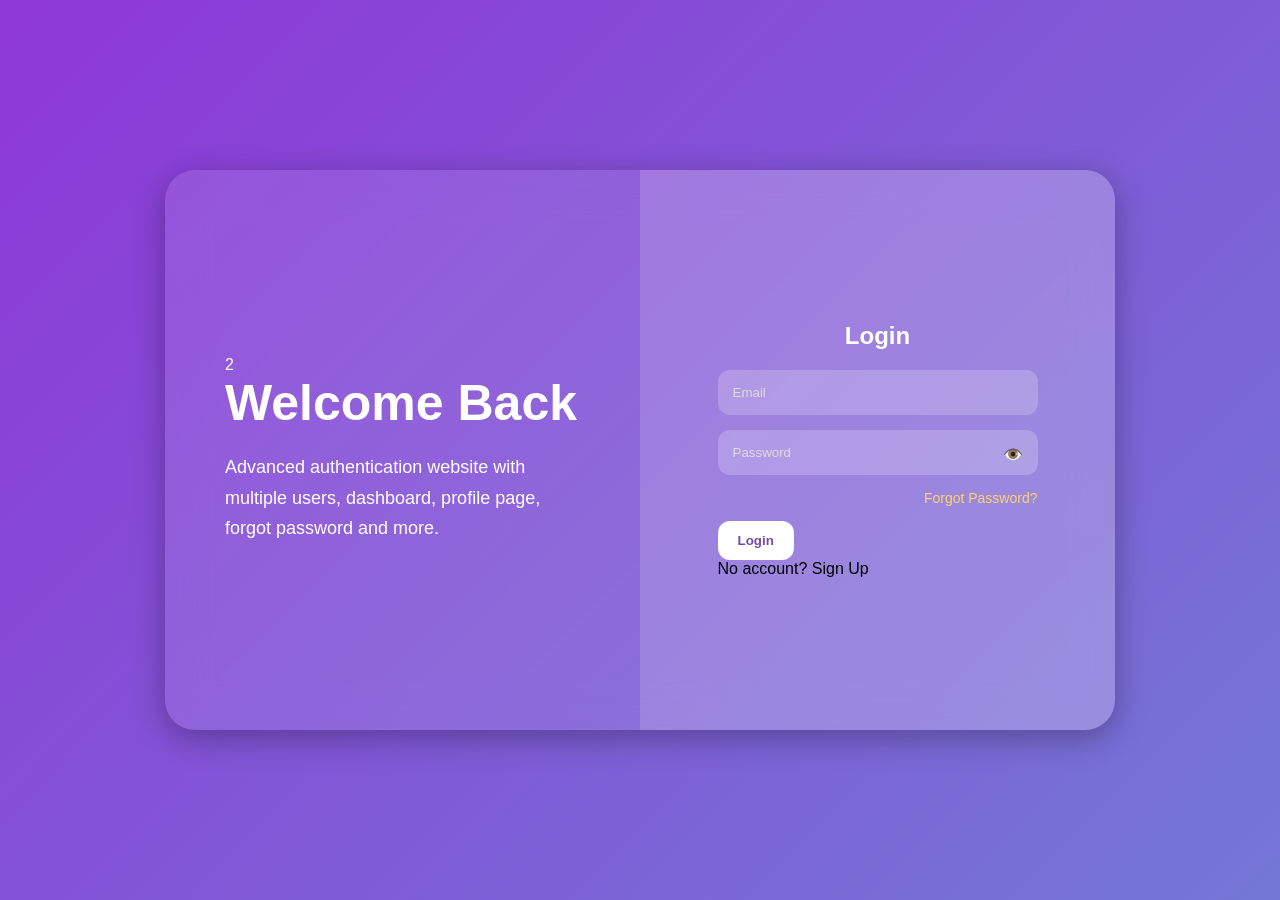
<file: repo 1/index.html>
<!DOCTYPE html>
<html lang="en">

<head>
    <meta charset="UTF-8">

    <meta name="viewport" content="width=device-width,
initial-scale=1.0">

    <title>Advanced Auth App</title>

    <link rel="stylesheet" href="style.css">

</head>

<body>

    <div class="container">

        <!-- LEFT PANEL -->

        <div class="left-panel">
2
            <h1>Welcome Back</h1>

            <p>
                Advanced authentication
                website with multiple users,
                dashboard, profile page,
                forgot password and more.
            </p>

        </div>


        <!-- RIGHT PANEL -->
        <div class="right-panel">

            <!-- LOGIN -->

            <div id="loginForm" class="form active">

                <h2>
                    Login
                </h2>

                <input type="email" id="loginEmail" placeholder="Email">

                <div class="password-box">

                    <input type="password" id="loginPassword" placeholder="Password">

                    <span class="eye" onclick="togglePassword(
                'loginPassword'
                )">
                        👁️
                    </span>

                </div>

                <p class="forgot-link" onclick="showForgotPassword()">
                    Forgot Password?
                </p>

                <button onclick="login()">
                    Login
                </button>

                <p class="switch">

                    No account?

                    <span onclick="showSignup()">
                        Sign Up
                    </span>

                </p>

            </div>


            <!-- SIGNUP -->

            <div id="signupForm" class="form">

                <h2>
                    Create Account
                </h2>

                <input type="text" id="signupName" placeholder="Full Name">

                <input type="email" id="signupEmail" placeholder="Email">

                <div class="password-box">

                    <input type="password" id="signupPassword" placeholder="Password" onkeyup="checkPassword()">

                    <span class="eye" onclick="togglePassword(
                'signupPassword'
                )">
                        👁️
                    </span>

                </div>

                <div id="passwordStrength">

                    Password Strength

                </div>

                <button onclick="signup()">

                    Create Account

                </button>

                <p class="switch">

                    Already have account?

                    <span onclick="showLogin()">

                        Login

                    </span>

                </p>

            </div>

        </div>

    </div>

    <div id="toast"></div>

    <script src="script.js"></script>

</body>

</html>
</file>
<file: repo 1/style.css>
* {
    margin: 0;
    padding: 0;
    box-sizing: border-box;
    font-family: Arial, sans-serif;
}

body {
    min-height: 100vh;

    display: flex;
    justify-content: center;
    align-items: center;

    background:
        linear-gradient(-45deg,
            #667eea,
            #764ba2,
            #6B8DD6,
            #8E37D7);

    background-size: 400% 400%;

    animation:
        gradientMove 10s ease infinite;
}

@keyframes gradientMove {

    0% {
        background-position: 0% 50%;
    }

    50% {
        background-position: 100% 50%;
    }

    100% {
        background-position: 0% 50%;
    }
}

.container {

    width: 950px;
    height: 560px;

    display: flex;

    border-radius: 30px;

    overflow: hidden;

    background:
        rgba(255, 255, 255, 0.1);

    backdrop-filter:
        blur(20px);

    box-shadow:
        0 8px 32px rgba(0, 0, 0, 0.3);
}

.left-panel {

    width: 50%;

    display: flex;
    flex-direction: column;

    justify-content: center;

    padding: 60px;

    color: white;
}

.left-panel h1 {

    font-size: 50px;
    margin-bottom: 20px;
}

.left-panel p {

    font-size: 18px;
    line-height: 1.7;
}

.right-panel {

    width: 50%;

    display: flex;

    justify-content: center;
    align-items: center;

    background:
        rgba(255, 255, 255, 0.15);
}

.form {

    width: 320px;
    display: none;
}

.active {
    display: block;
}

.form h2 {

    color: white;
    text-align: center;
    margin-bottom: 20px;
}

input {

    width: 100%;

    padding: 15px;

    border: none;
    outline: none;

    border-radius: 12px;

    margin-bottom: 15px;

    background:
        rgba(255, 255, 255, 0.2);

    color: white;
}

input::placeholder {
    color: #ddd;
}

button {

    padding: 12px 20px;

    border: none;

    border-radius: 12px;

    background: white;

    color: #764ba2;

    cursor: pointer;

    font-weight: bold;

    transition: 0.3s;
}

button:hover {

    transform:
        translateY(-3px);
}

.password-box {
    position: relative;
}

.eye {

    position: absolute;

    right: 15px;
    top: 15px;

    cursor: pointer;
    color: white;
}

#passwordStrength {
    color: white;
    margin-bottom: 15px;
}

.dashboard-container {

    width: 90%;
    max-width: 1200px;
}

.navbar {

    display: flex;

    justify-content:
        space-between;

    align-items: center;

    margin-bottom: 30px;

    color: white;
}

.dashboard-card,
.users-card,
.profile-card {

    background:
        rgba(255, 255, 255, 0.15);

    backdrop-filter:
        blur(20px);

    border-radius: 20px;

    padding: 30px;

    margin-bottom: 25px;

    color: white;
}

.dashboard-card {
    text-align: center;
}

.profile-pic {

    width: 120px;
    height: 120px;

    border-radius: 50%;

    object-fit: cover;

    margin-bottom: 20px;
}

.profile-container {

    width: 100%;

    display: flex;

    justify-content: center;
    align-items: center;
}

.profile-card {

    width: 450px;
    text-align: center;
}

/* LIGHT MODE */

.light-mode {

    background:
        linear-gradient(135deg,
            #f5f7fa,
            #c3cfe2);
}

.light-mode .dashboard-card,
.light-mode .users-card,
.light-mode .profile-card {

    background: white;
    color: black;
}

.light-mode .navbar {
    color: black;
}

.light-mode button {

    background: #764ba2;
    color: white;
}

.forgot-link {

    color: #FFD369;

    cursor: pointer;

    margin-bottom: 15px;

    text-align: right;

    font-size: 14px;
}

.forgot-link:hover {

    text-decoration:
        underline;
}

.chat-container {

    width: 95%;

    height: 90vh;

    display: flex;

    border-radius: 25px;

    overflow: hidden;

    background:
        rgba(255, 255, 255, 0.1);

    backdrop-filter:
        blur(20px);
}

.chat-users {

    width: 30%;

    padding: 25px;

    background:
        rgba(255, 255, 255, 0.12);

    color: white;
}

.chat-user {

    padding: 15px;

    background:
        rgba(255, 255, 255, 0.15);

    margin-top: 12px;

    border-radius: 12px;

    cursor: pointer;

    transition: 0.3s;
}

.chat-user:hover {

    background:
        rgba(255, 255, 255, 0.3);
}

.chat-box {

    width: 70%;

    display: flex;

    flex-direction: column;
}

.chat-header {

    padding: 20px;

    background:
        rgba(255, 255, 255, 0.15);

    color: white;
}

.messages {

    flex: 1;

    padding: 20px;

    overflow-y: auto;
}

.chat-message {
    margin-bottom: 10px;
}

.my-message {

    background: #764ba2;

    color: white;

    padding: 12px;

    border-radius: 12px;

    margin-left: auto;

    width: fit-content;

    max-width: 60%;
}

.other-message {

    background: #ddd;

    padding: 12px;

    border-radius: 12px;

    width: fit-content;

    max-width: 60%;
}

.chat-input-box {

    display: flex;

    padding: 20px;

    gap: 10px;
}

.chat-input-box input {

    flex: 1;
}
</file>
